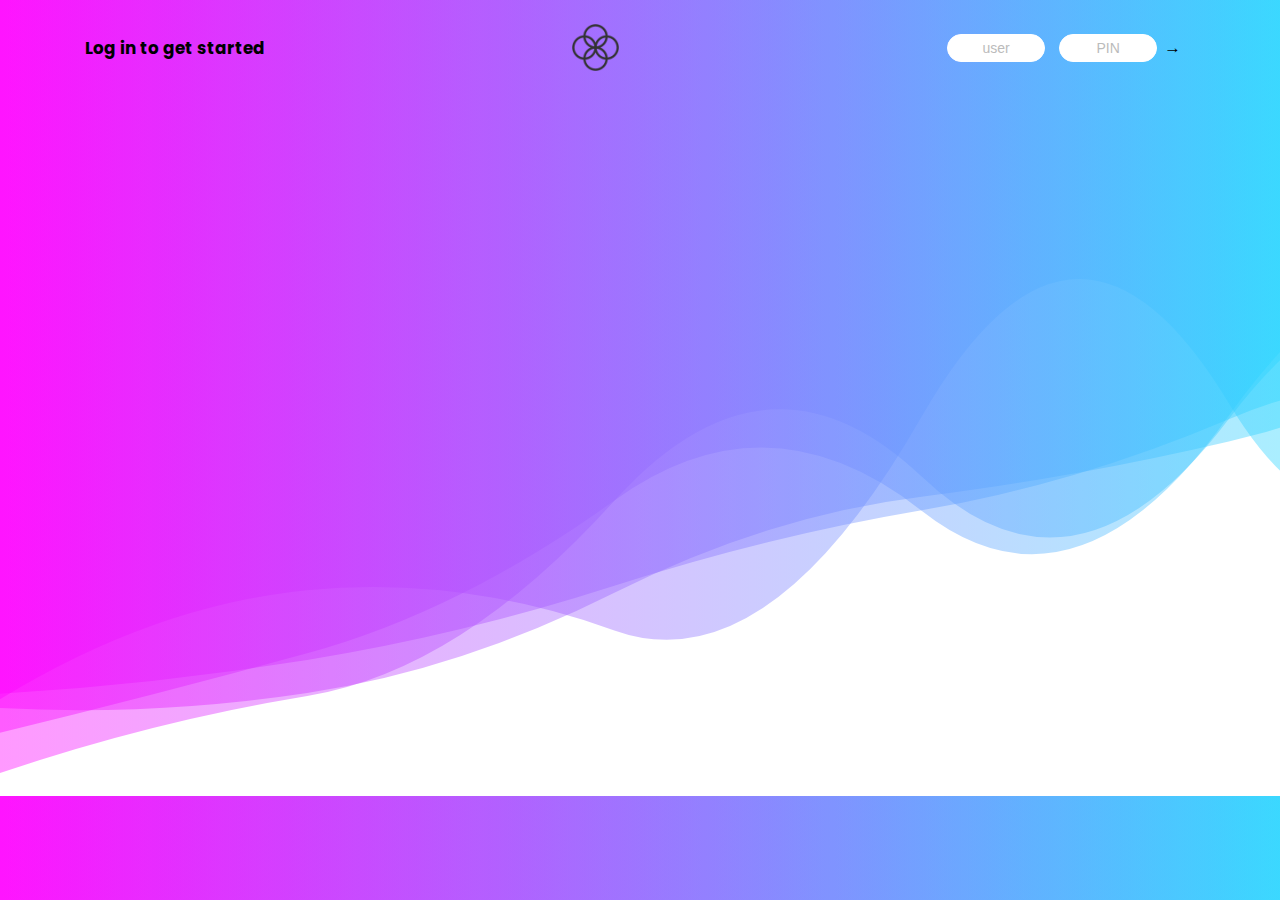
<file: bankistLogin/index.html>
<!DOCTYPE html>
<html lang="en">
<head>
    <meta charset="UTF-8">
    <meta http-equiv="X-UA-Compatible" content="IE=edge">
    <meta name="viewport" content="width=device-width, initial-scale=1.0">
    <title>Manvendra's Bank</title>
    <link rel="stylesheet" href="style1.css">
    <link rel="shortcut icon" type="image/png" href="icon.png">
    <link rel="stylesheet" href="https://fonts.googleapis.com/css?family=Poppins:400,500,600&display=swap">
</head>
<body class="bg">
    <header>
        <p class="welcome">Log in to get started</p>
        <img src="logo.png" alt="Logo">
        <form >
            <input type="text" placeholder="user" class="login__input login__input--user">
            <input type="password" placeholder="PIN" maxlength="4" class="login__input login__input--pin">
            <button  class="login__btn">&rarr;</button>
        </form>
        
        
    </header>
    <div class="error">
        <p class="error-msg">Wrong Credentials</p>
    </div>
    

    
    <main class="app hidden">

        <!--Intro-->
        <div class="balance">
            <div>
                <p class="balance__label">Current balance</p>
                <p class="balance__date">As of <span class="date">05/03/2037</span></p>

            </div>
            <p class="balance__value">0000€</p>

        </div>

        <!--movments-->
        <div class="movements">
            <div class="movements__row">
                <div class="movements__type movements__type--deposit">2 deposit</div>
                <div class="movements__date">3 days ago</div>
                <div class="movements__value">4 000€</div>
            </div>
            <div class="movements__row">
                <div class="movements__type movements__type--withdrawal">1 withdrawal</div>
                <div class="movements__date">3 days ago</div>
                <div class="movements__value">- 400€</div>
            </div>
        </div>


        <div class="summary">
            <p class= "summary__label" >In </p>
            <p class="summary__value summary__value--in ">0000€</p>
            <p class="summary__label">Out</p>
            <p class="summary__value summary__value--out" style="color:#77a8ec;">0000€</p>
            <p class="summary__label">Interest</p>
            <p class="summary__value summary__value--interest">0000€</p>
            <button class="btn--sort"> &downarrow; SORT</button>
        </div>


        <!--Transfer-->
        <div class="operation operation--transfer">
            <h2>Transfer Money</h2>
            <form class="form form--transfer">
                <input type="text" class="form__input form__input--to" />
                <input type="number" class="form__input form__input--amount" />
                <button class="form__btn form__btn--transfer">&rarr;</button>
                <label class="form__label">Transfer To</label>
                <label class="form__label">Amount</label>
            </form>
        </div>

        <!--Loan-->
        <div class="operation operation--loan">
            <h2>Request Loan</h2>
            <form class="form form--loan">
                <input type="number" class="form__input form__input--loan-amount" />
                <button class="form__btn form__btn--loan">&rarr;</button>
                <label class="form__label form__label--loan">Amount</label>
            </form>
        </div>

        <!--Close-->
        <div class="operation operation--close">
            <h2>Close account</h2>
            <form class="form form--close">
                <input type="text" class="form__input form__input--user" />
                <input type="password" maxlength="6" class="form__input form__input--pin" />
                <button class="form__btn form__btn--close">&rarr;</button>
                <label class="form__label">Confirm user</label>
                <label class="form__label">Confirm PIN</label>
            </form>
        </div>

        <!--Logout-->
        <p class="logout-timer">
            You will be logged out in <span class="timer">02:00</span>
        </p>



    </main>
    <!-- <footer>
          &copy; by Manvendra Pratap Singh. Don't claim as your own :)
    </footer>  -->
    <script src="script1.js"></script>
</body>
</html>
</file>
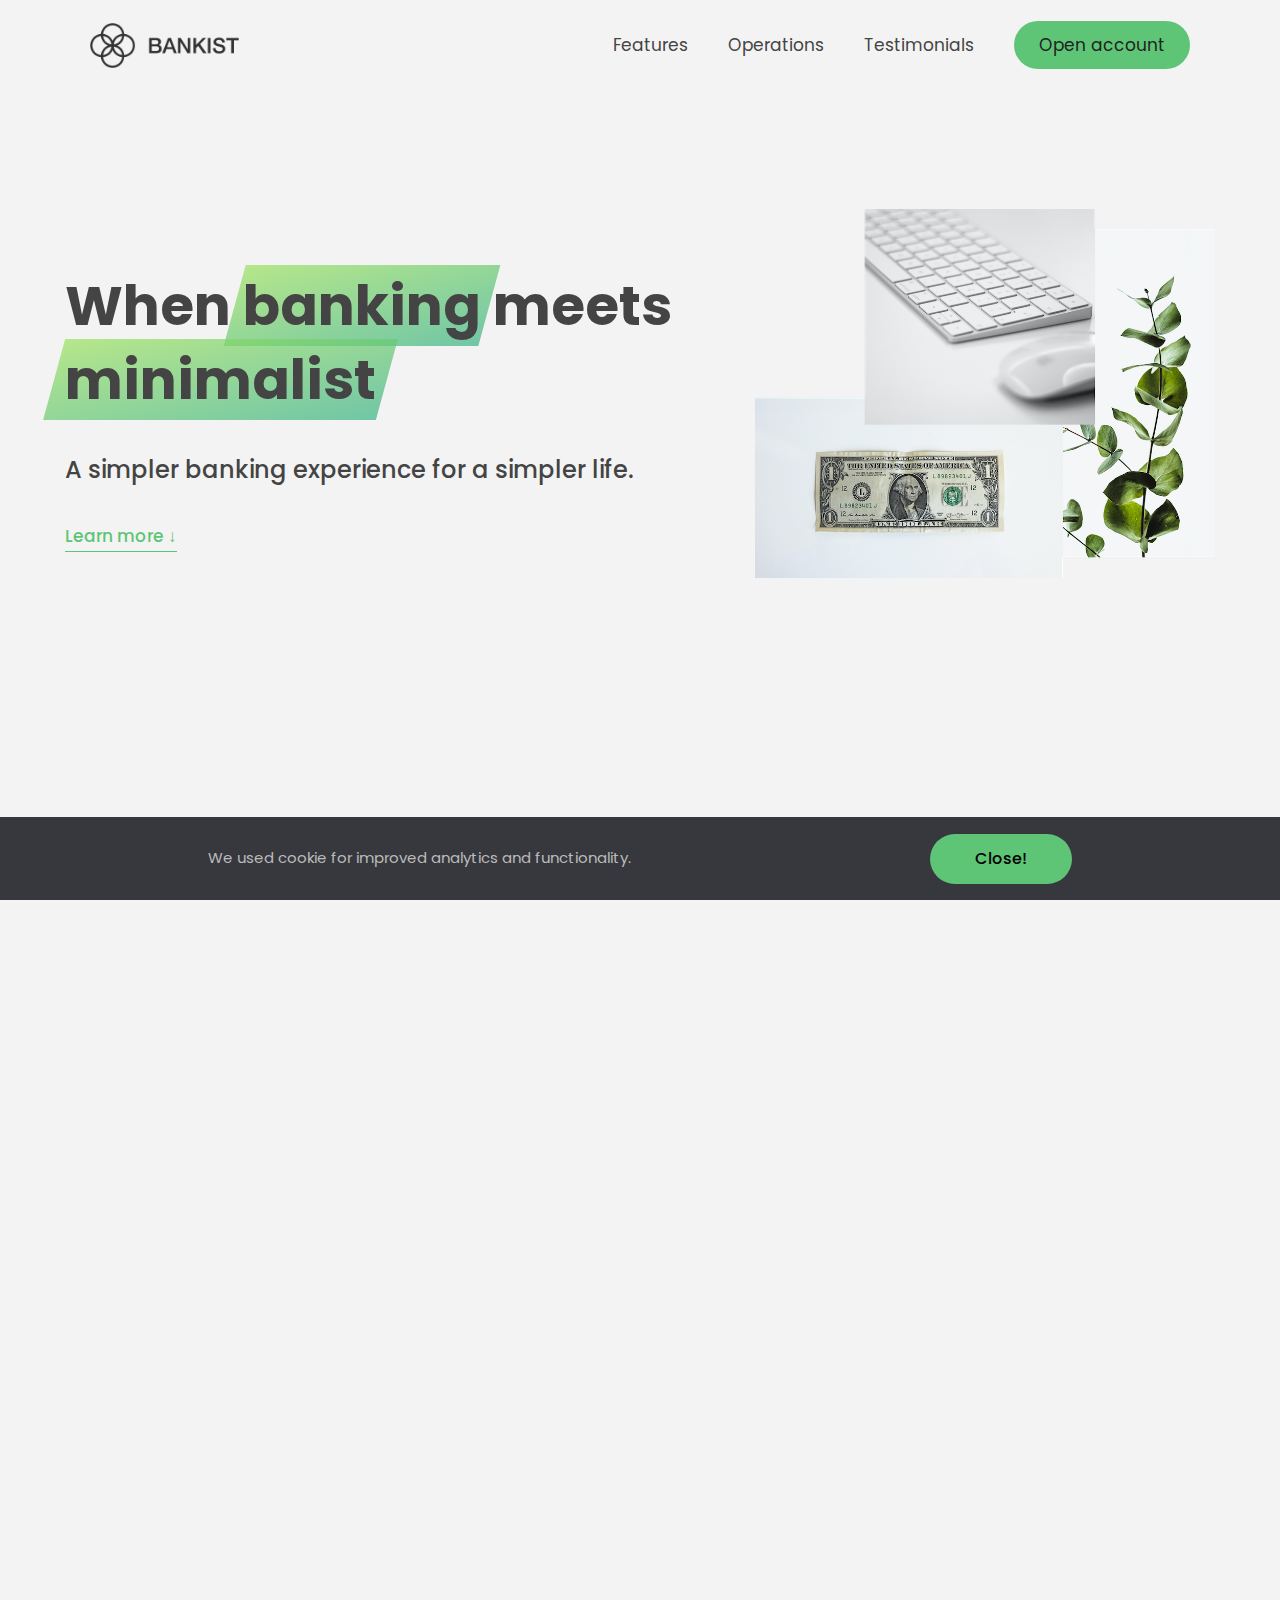
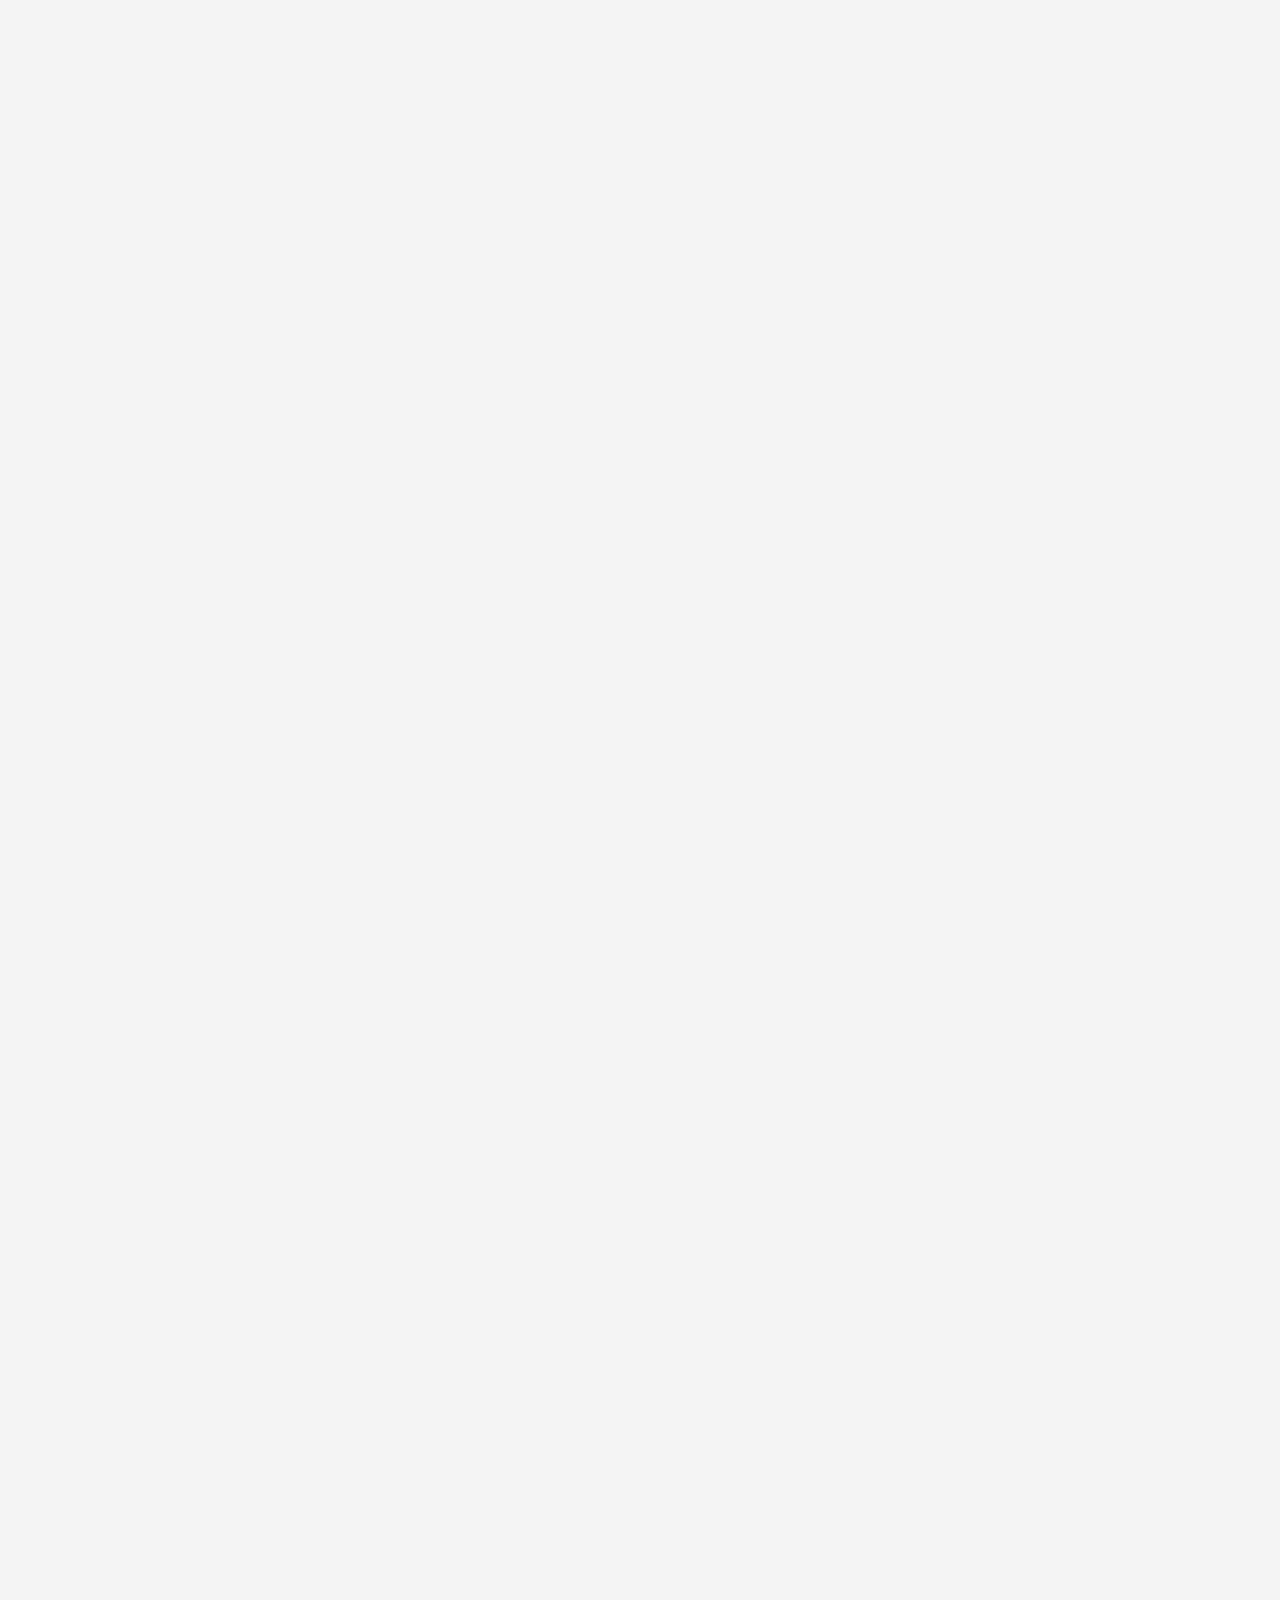
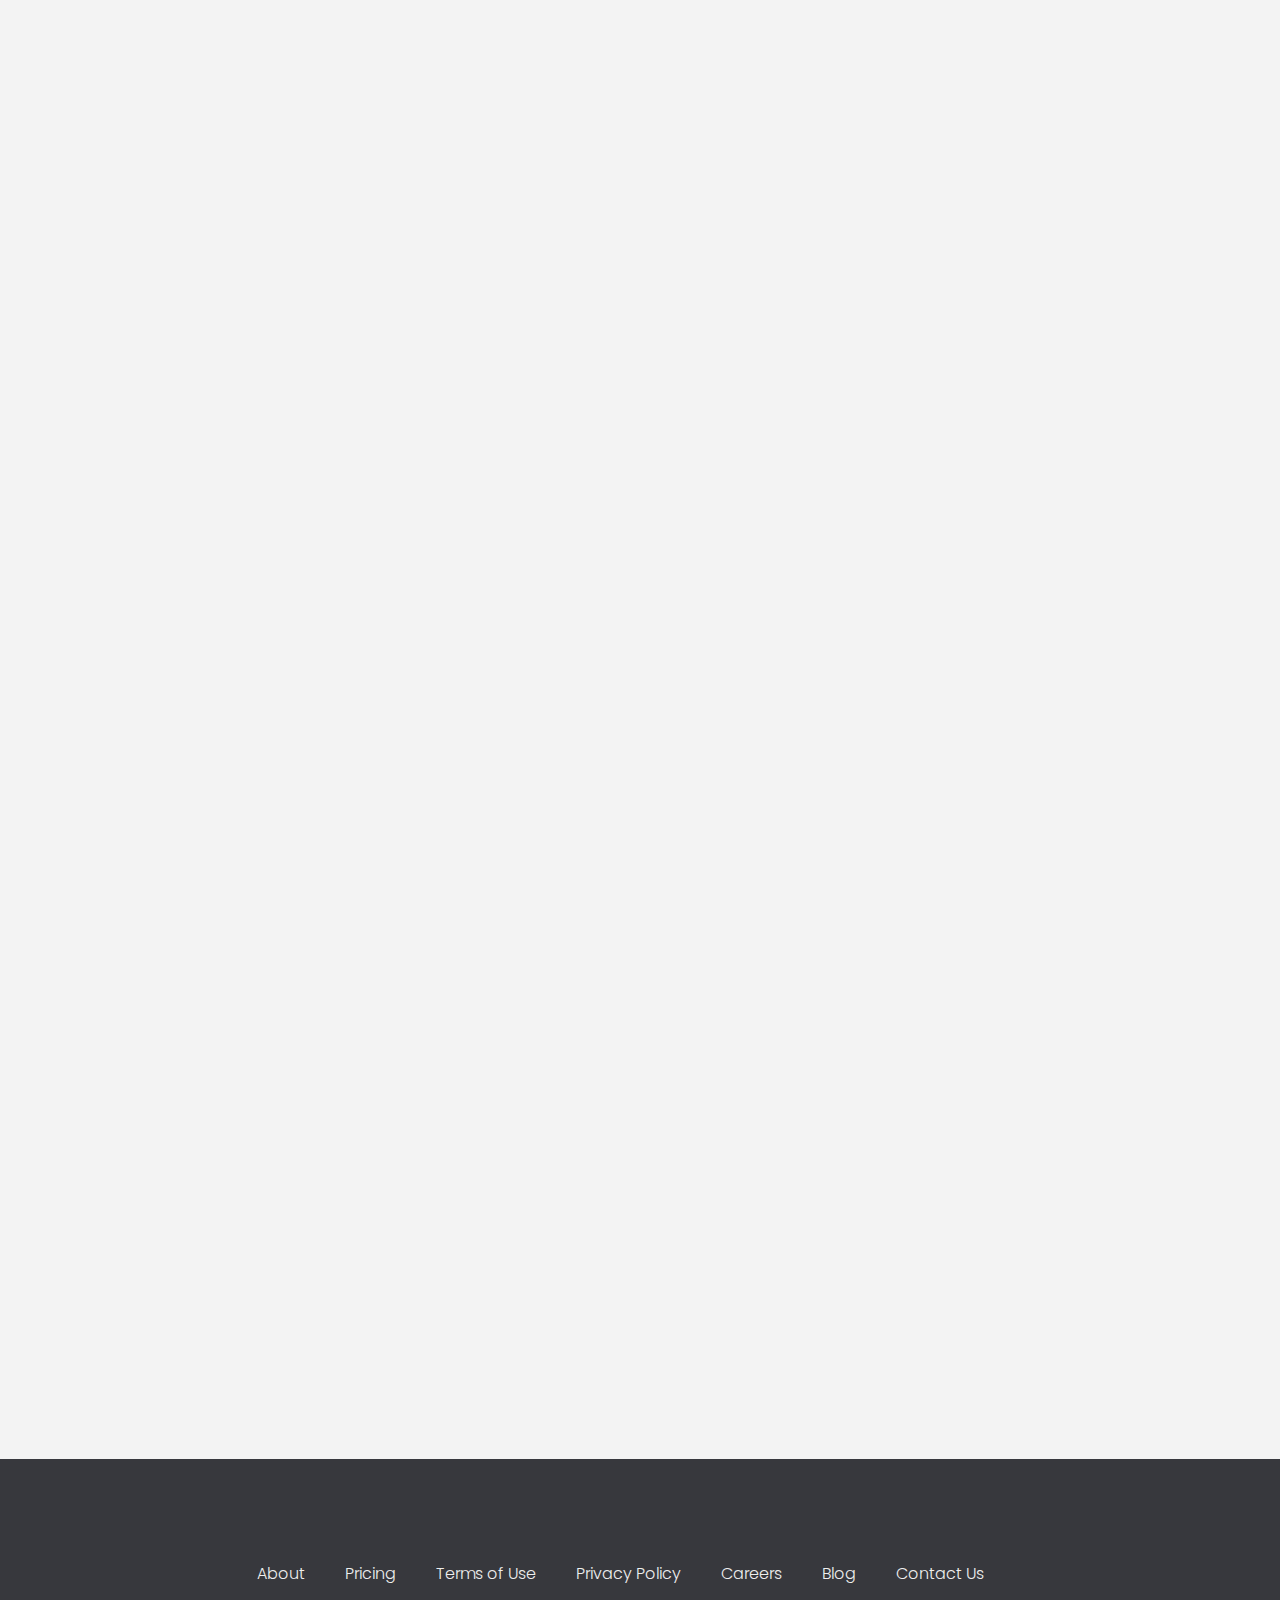
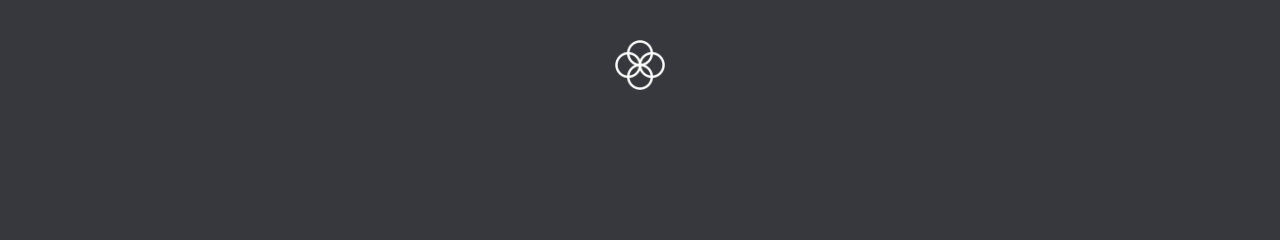
<file: bankistWeb/index.html>
<!DOCTYPE html>
<html lang="en">
  <head>
    <meta charset="UTF-8" />
    <meta name="viewport" content="width=device-width, initial-scale=1.0" />
    <meta http-equiv="X-UA-Compatible" content="ie=edge" />
    <link rel="shortcut icon" type="image/png" href="img/icon.png" />

    <link
      href="https://fonts.googleapis.com/css?family=Poppins:300,400,500,600&display=swap"
      rel="stylesheet"
    />
    <link rel="stylesheet" href="style.css" />
    <title>Bankist | When Banking meets Minimalist</title>
  </head>
  <body>
    <header class="header">
      <nav class="nav">
        <img
          src="img/logo.png"
          alt="Bankist logo"
          class="nav__logo"
          id="logo"
        />
        <ul class="nav__links">
          <li class="nav__item">
            <a class="nav__link" href="#section--1">Features</a>
          </li>
          <li class="nav__item">
            <a class="nav__link" href="#section--2">Operations</a>
          </li>
          <li class="nav__item">
            <a class="nav__link" href="#section--3">Testimonials</a>
          </li>
          <li class="nav__item">
            <a class="nav__link nav__link--btn btn--show-modal" href="#"
              >Open account</a
            >
          </li>
        </ul>
      </nav>

      <div class="header__title">
        <h1>
          When
          <!-- Green highlight effect -->
          <span class="highlight">banking</span>
          meets<br />
          <span class="highlight">minimalist</span>
        </h1>
        <h4>A simpler banking experience for a simpler life.</h4>
        <button class="btn--text btn--scroll-to">Learn more &DownArrow;</button>
        <img
          src="img/hero.png"
          class="header__img"
          alt="Minimalist bank items"
        />
      </div>
    </header>

    <section class="section" id="section--1">
      <div class="section__title">
        <h2 class="section__description">Features</h2>
        <h3 class="section__header">
          Everything you need in a modern bank and more.
        </h3>
      </div>

      <div class="features">
        <img
          src="img/digital-lazy.jpg"
          data-src="img/digital.jpg"
          alt="Computer"
          class="features__img lazy-img"
        />
        <div class="features__feature">
          <div class="features__icon">
            <svg>
              <use xlink:href="img/icons.svg#icon-monitor"></use>
            </svg>
          </div>
          <h5 class="features__header">100% digital bank</h5>
          <p>
            Lorem ipsum dolor sit amet consectetur adipisicing elit. Unde alias
            sint quos? Accusantium a fugiat porro reiciendis saepe quibusdam
            debitis ducimus.
          </p>
        </div>

        <div class="features__feature">
          <div class="features__icon">
            <svg>
              <use xlink:href="img/icons.svg#icon-trending-up"></use>
            </svg>
          </div>
          <h5 class="features__header">Watch your money grow</h5>
          <p>
            Nesciunt quos autem dolorum voluptates cum dolores dicta fuga
            inventore ab? Nulla incidunt eius numquam sequi iste pariatur
            quibusdam!
          </p>
        </div>
        <img
          src="img/grow-lazy.jpg"
          data-src="img/grow.jpg"
          alt="Plant"
          class="features__img lazy-img"
        />

        <img
          src="img/card-lazy.jpg"
          data-src="img/card.jpg"
          alt="Credit card"
          class="features__img lazy-img"
        />
        <div class="features__feature">
          <div class="features__icon">
            <svg>
              <use xlink:href="img/icons.svg#icon-credit-card"></use>
            </svg>
          </div>
          <h5 class="features__header">Free debit card included</h5>
          <p>
            Quasi, fugit in cumque cupiditate reprehenderit debitis animi enim
            eveniet consequatur odit quam quos possimus assumenda dicta fuga
            inventore ab.
          </p>
        </div>
      </div>
    </section>

    <section class="section" id="section--2">
      <div class="section__title">
        <h2 class="section__description">Operations</h2>
        <h3 class="section__header">
          Everything as simple as possible, but no simpler.
        </h3>
      </div>

      <div class="operations">
        <div class="operations__tab-container">
          <button
            class="btn operations__tab operations__tab--1 operations__tab--active"
            data-tab="1"
          >
            <span>01</span>Instant Transfers
          </button>
          <button class="btn operations__tab operations__tab--2" data-tab="2">
            <span>02</span>Instant Loans
          </button>
          <button class="btn operations__tab operations__tab--3" data-tab="3">
            <span>03</span>Instant Closing
          </button>
        </div>
        <div
          class="operations__content operations__content--1 operations__content--active"
        >
          <div class="operations__icon operations__icon--1">
            <svg>
              <use xlink:href="img/icons.svg#icon-upload"></use>
            </svg>
          </div>
          <h5 class="operations__header">
            Tranfser money to anyone, instantly! No fees, no BS.
          </h5>
          <p>
            Lorem ipsum dolor sit amet, consectetur adipisicing elit, sed do
            eiusmod tempor incididunt ut labore et dolore magna aliqua. Ut enim
            ad minim veniam, quis nostrud exercitation ullamco laboris nisi ut
            aliquip ex ea commodo consequat.
          </p>
        </div>

        <div class="operations__content operations__content--2">
          <div class="operations__icon operations__icon--2">
            <svg>
              <use xlink:href="img/icons.svg#icon-home"></use>
            </svg>
          </div>
          <h5 class="operations__header">
            Buy a home or make your dreams come true, with instant loans.
          </h5>
          <p>
            Duis aute irure dolor in reprehenderit in voluptate velit esse
            cillum dolore eu fugiat nulla pariatur. Excepteur sint occaecat
            cupidatat non proident, sunt in culpa qui officia deserunt mollit
            anim id est laborum.
          </p>
        </div>
        <div class="operations__content operations__content--3">
          <div class="operations__icon operations__icon--3">
            <svg>
              <use xlink:href="img/icons.svg#icon-user-x"></use>
            </svg>
          </div>
          <h5 class="operations__header">
            No longer need your account? No problem! Close it instantly.
          </h5>
          <p>
            Excepteur sint occaecat cupidatat non proident, sunt in culpa qui
            officia deserunt mollit anim id est laborum. Ut enim ad minim
            veniam, quis nostrud exercitation ullamco laboris nisi ut aliquip ex
            ea commodo consequat.
          </p>
        </div>
      </div>
    </section>

    <section class="section" id="section--3">
      <div class="section__title section__title--testimonials">
        <h2 class="section__description">Not sure yet?</h2>
        <h3 class="section__header">
          Millions of Bankists are already making their lifes simpler.
        </h3>
      </div>

      <div class="slider">
        <div class="slide slide--1">
          <div class="testimonial">
            <h5 class="testimonial__header">Best financial decision ever!</h5>
            <blockquote class="testimonial__text">
              Lorem ipsum dolor sit, amet consectetur adipisicing elit.
              Accusantium quas quisquam non? Quas voluptate nulla minima
              deleniti optio ullam nesciunt, numquam corporis et asperiores
              laboriosam sunt, praesentium suscipit blanditiis. Necessitatibus
              id alias reiciendis, perferendis facere pariatur dolore veniam
              autem esse non voluptatem saepe provident nihil molestiae.
            </blockquote>
            <address class="testimonial__author">
              <img src="img/user-1.jpg" alt="" class="testimonial__photo" />
              <h6 class="testimonial__name">Aarav Lynn</h6>
              <p class="testimonial__location">San Francisco, USA</p>
            </address>
          </div>
        </div>

        <div class="slide slide--2">
          <div class="testimonial">
            <h5 class="testimonial__header">
              The last step to becoming a complete minimalist
            </h5>
            <blockquote class="testimonial__text">
              Quisquam itaque deserunt ullam, quia ea repellendus provident,
              ducimus neque ipsam modi voluptatibus doloremque, corrupti
              laborum. Incidunt numquam perferendis veritatis neque repellendus.
              Lorem, ipsum dolor sit amet consectetur adipisicing elit. Illo
              deserunt exercitationem deleniti.
            </blockquote>
            <address class="testimonial__author">
              <img src="img/user-2.jpg" alt="" class="testimonial__photo" />
              <h6 class="testimonial__name">Miyah Miles</h6>
              <p class="testimonial__location">London, UK</p>
            </address>
          </div>
        </div>

        <div class="slide slide--3">
          <div class="testimonial">
            <h5 class="testimonial__header">
              Finally free from old-school banks
            </h5>
            <blockquote class="testimonial__text">
              Debitis, nihil sit minus suscipit magni aperiam vel tenetur
              incidunt commodi architecto numquam omnis nulla autem,
              necessitatibus blanditiis modi similique quidem. Odio aliquam
              culpa dicta beatae quod maiores ipsa minus consequatur error sunt,
              deleniti saepe aliquid quos inventore sequi. Necessitatibus id
              alias reiciendis, perferendis facere.
            </blockquote>
            <address class="testimonial__author">
              <img src="img/user-3.jpg" alt="" class="testimonial__photo" />
              <h6 class="testimonial__name">Francisco Gomes</h6>
              <p class="testimonial__location">Lisbon, Portugal</p>
            </address>
          </div>
        </div>

        <button class="slider__btn slider__btn--left">&larr;</button>
        <button class="slider__btn slider__btn--right">&rarr;</button>
        <div class="dots"></div>
      </div>
    </section>

    <section class="section section--sign-up">
      <div class="section__title">
        <h3 class="section__header">
          The best day to join Bankist was one year ago. The second best is
          today!
        </h3>
      </div>
      <button class="btn btn--show-modal">Open your free account today!</button>
    </section>

    <footer class="footer">
      <ul class="footer__nav">
        <li class="footer__item">
          <a class="footer__link" href="#">About</a>
        </li>
        <li class="footer__item">
          <a class="footer__link" href="#">Pricing</a>
        </li>
        <li class="footer__item">
          <a class="footer__link" href="#">Terms of Use</a>
        </li>
        <li class="footer__item">
          <a class="footer__link" href="#">Privacy Policy</a>
        </li>
        <li class="footer__item">
          <a class="footer__link" href="#">Careers</a>
        </li>
        <li class="footer__item">
          <a class="footer__link" href="#">Blog</a>
        </li>
        <li class="footer__item">
          <a class="footer__link" href="#">Contact Us</a>
        </li>
      </ul>
      <img src="img/icon.png" alt="Logo" class="footer__logo" />
      
    </footer>

    <div class="modal hidden">
      <button class="btn--close-modal">&times;</button>
      <h2 class="modal__header">
        Open your bank account <br />
        in just <span class="highlight">5 minutes</span>
      </h2>
      <form class="modal__form">
        <label>First Name</label>
        <input type="text" />
        <label>Last Name</label>
        <input type="text" />
        <label>Email Address</label>
        <input type="email" />
        <button class="btn">Next step &rarr;</button>
      </form>
    </div>
    <div class="overlay hidden"></div>

    <script src="script.js"></script>
  </body>
</html>
</file>
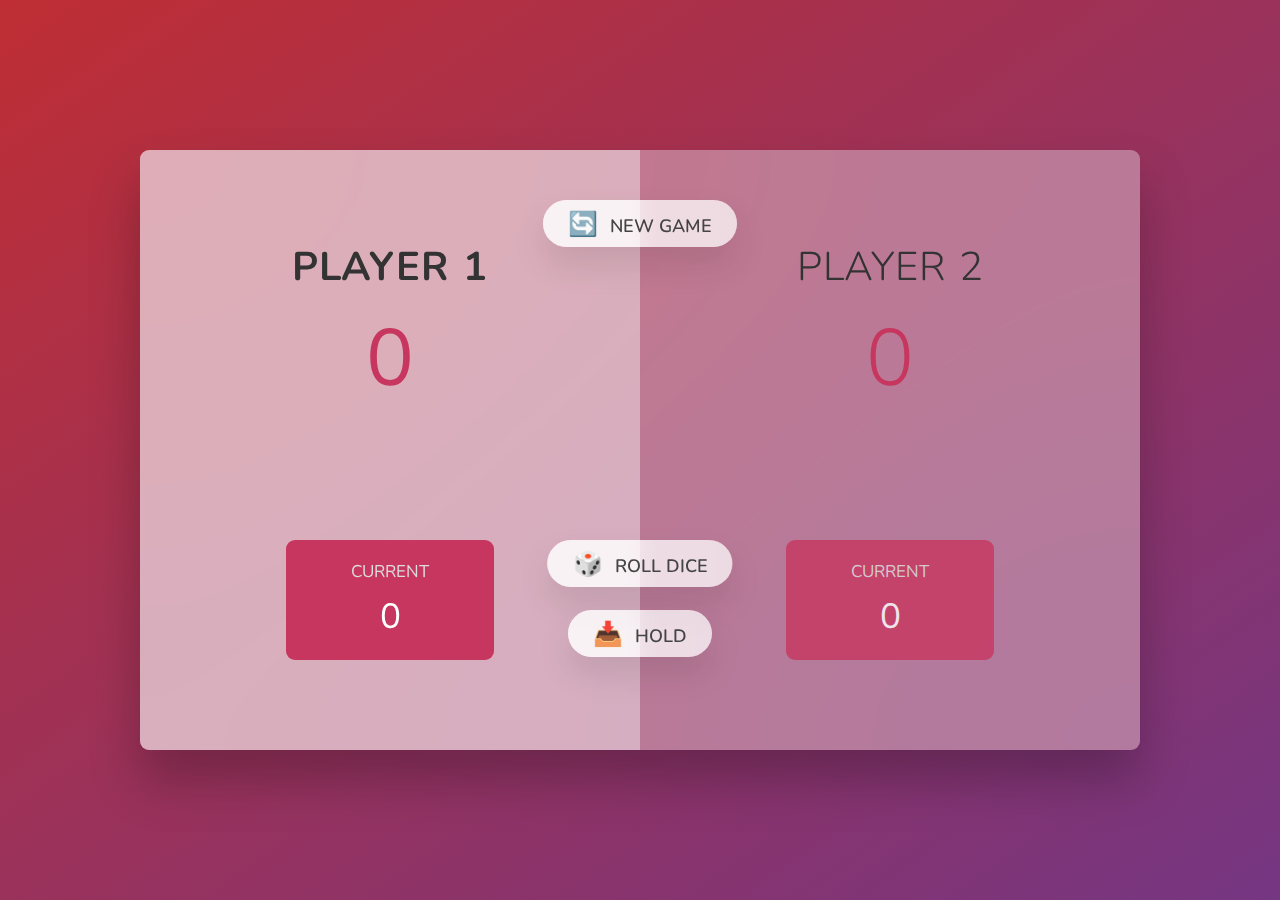
<file: diceGame/index.html>
<!DOCTYPE html>
<html lang="en">
<head>
    <meta charset="UTF-8">
    <meta http-equiv="X-UA-Compatible" content="IE=edge">
    <meta name="viewport" content="width=device-width, initial-scale=1.0">
    <link rel="stylesheet" href="style.css">
    <title>Dice Game</title>
</head>
<body>
    <main>
        <section class="player player--0 player--active">
            <h2 class="name" id="name--0">Player 1</h2>
            <p class="score" id="score--0">0</p>
            <div class="current">
                <p class="current-label">Current</p>
                <p class="current-score" id="current--0">0</p>
        </section>
        
        </div>
        <section class="player player--1">
            <h2 class="name" id="name--1">Player 2</h2>
            <p class="score" id="score--1">0</p>
            <div class="current">
                <p class="current-label">Current</p>
                <p class="current-score" id="current--1">0</p>
            </div>
        </section>
        <img src="dice-5.png" alt="dice" class="dice" />
        <button class="btn btn--new">🔄 New game</button>
        <button class="btn btn--roll">🎲 Roll dice</button>
        <button class="btn btn--hold">📥 Hold</button>
    </main>
    <script src="script.js"></script>
    
</body>
</html>
</file>
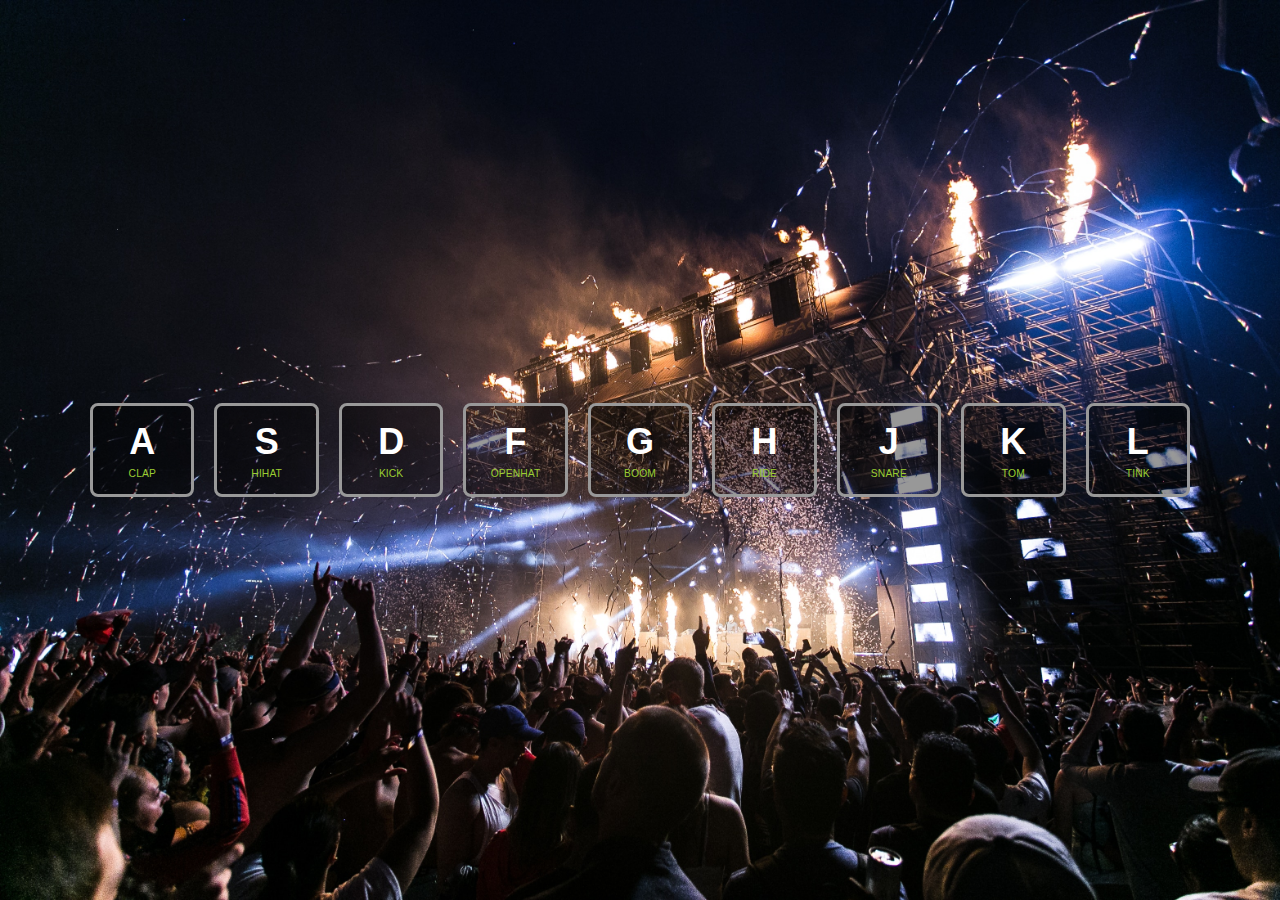
<file: drumKit/index.html>
<!DOCTYPE html>
<html lang="en">
<head>
    <meta charset="UTF-8">
    <meta http-equiv="X-UA-Compatible" content="IE=edge">
    <meta name="viewport" content="width=device-width, initial-scale=1.0">
    <link rel="stylesheet" href="style.css">
    <title>DrumKit</title>
</head>
<body>
    <div data-key= "65" class="65 key">
        <h2>A</h2>
        <span class="sound">clap</span>

    </div>
    <div data-key = "83" class="83 key">
        <h2>S</h2>
        <span class="sound">hihat</span>
    </div>
    <div data-key = "68" class="68 key">
        <h2>D</h2>
        <span class="sound">kick</span>
    </div>
    <div data-key = "70" class="70 key">
        <h2>F</h2>
        <span class="sound">openhat</span>

    </div>
    <div data-key = "71" class="71 key">
        <h2>G</h2>
        <span class="sound">boom</span>
    </div>
    <div data-key = "72" class="72 key">
        <h2>H</h2>
        <span class="sound">ride</span>
    </div>
    <div data-key = "74" class="74 key">
        <h2>J</h2>
        <span class="sound">snare</span>
    </div>
    <div data-key = "75" class="75 key">
        <h2>K</h2>
        <span class="sound">tom</span>
    </div>
    <div data-key = "76" class="76 key">
        <h2>L</h2>
        <span class="sound">tink</span>
    </div>

    <audio data-key="65" src="sounds/clap.wav"></audio>
    <audio data-key="83" src="sounds/hihat.wav"></audio>
    <audio data-key="68" src="sounds/kick.wav"></audio>
    <audio data-key="70" src="sounds/openhat.wav"></audio>
    <audio data-key="71" src="sounds/boom.wav"></audio>
    <audio data-key="72" src="sounds/ride.wav"></audio>
    <audio data-key="74" src="sounds/snare.wav"></audio>
    <audio data-key="75" src="sounds/tom.wav"></audio>
    <audio data-key="76" src="sounds/tink.wav"></audio>
    <script src="script.js"></script>
</body>
</html>
</file>
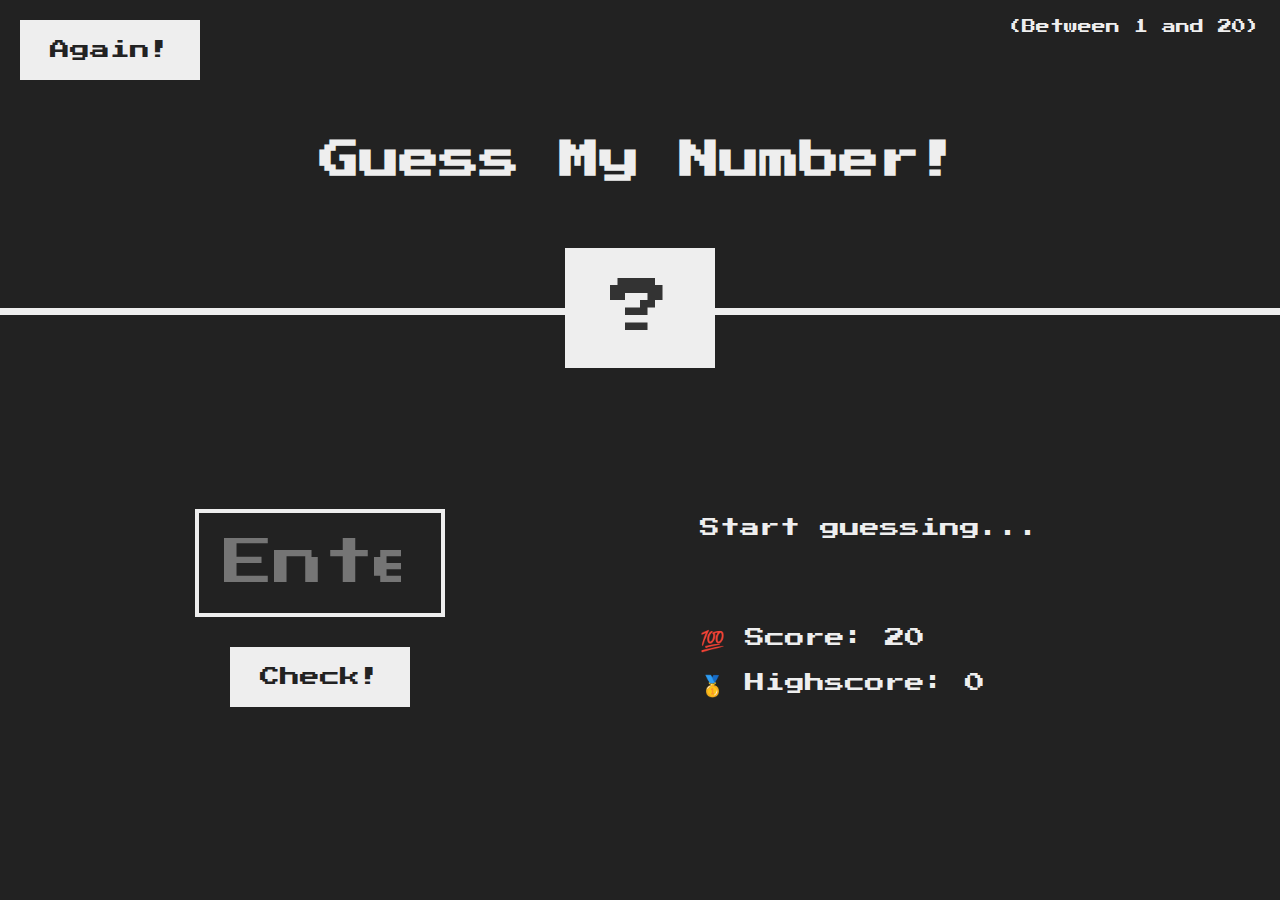
<file: guessNumber/index.html>
<!DOCTYPE html>
<html lang="en">
<head>
    <meta charset="UTF-8">
    <meta http-equiv="X-UA-Compatible" content="IE=edge">
    <meta name="viewport" content="width=device-width, initial-scale=1.0">
    <title>Guess The Number!</title>
    <link rel="stylesheet" href="style.css">
    
</head>
<body>
    <header>
        <h1>Guess My Number!</h1>
        <p class="between">(Between 1 and 20)</p>
        <button class="btn again">Again!</button>
        <div class="number">?</div>
    </header>
    <main>
        <section class="left">
            <input type="number" class="guess" placeholder="Enter your number">
            <button class="btn check">Check!</button>
        </section>
        <section class="right">
            <p class="message">Start guessing...</p>
            <p class="label-score">💯 Score: <span class="score">20</span></p>
            <p class="label-highscore">🥇 Highscore: <span class="highscore">0</span></p>
        </section>
    </main>
    <script src="script.js"></script>
</body>
</html>
</file>
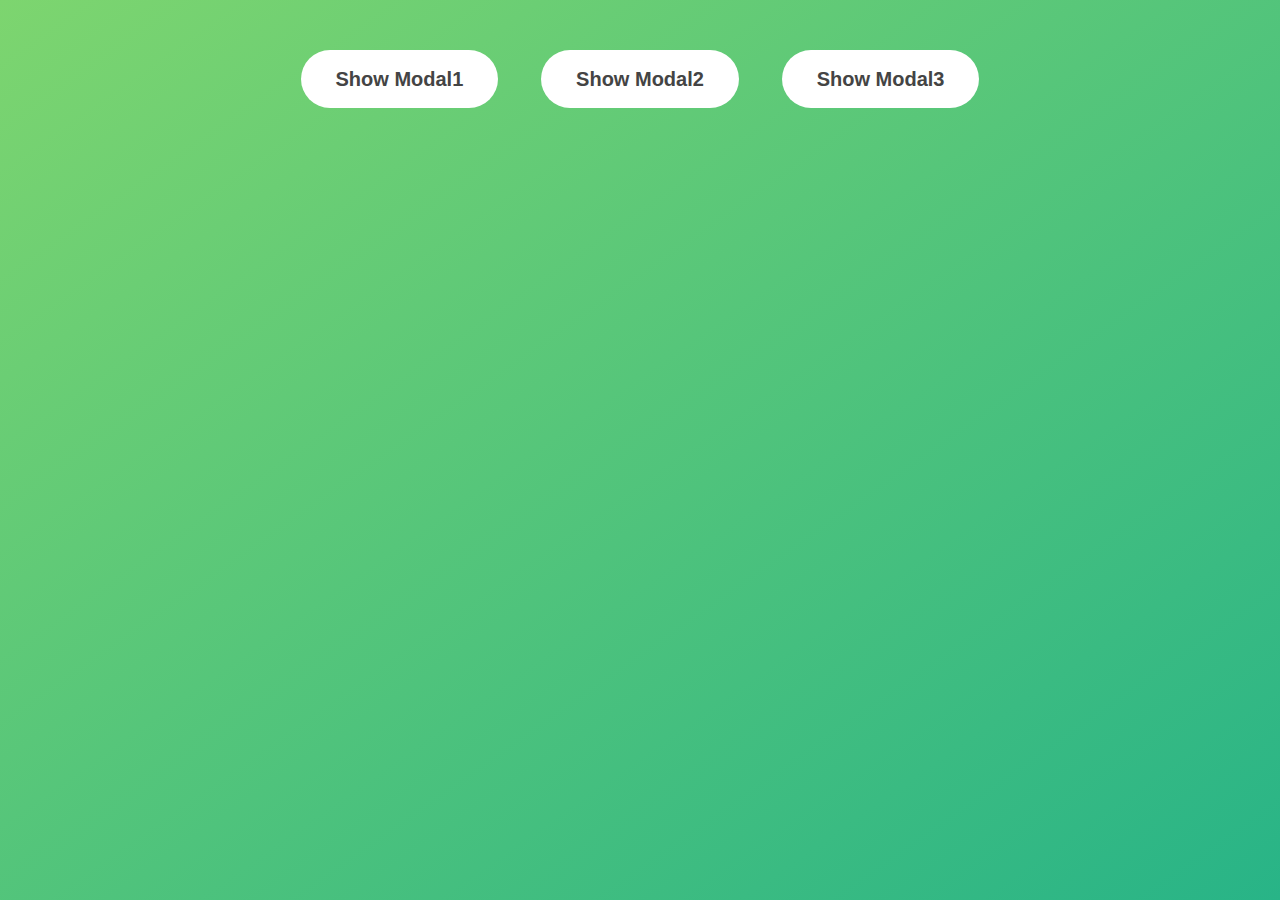
<file: modalWindow/index.html>
<!DOCTYPE html>
<html lang="en">
<head>
    <meta charset="UTF-8">
    <meta http-equiv="X-UA-Compatible" content="IE=edge">
    <meta name="viewport" content="width=device-width, initial-scale=1.0">
    <link rel="stylesheet" href="style.css">
    <title>Project2</title>
</head>
<body>
    <div class="btn">
        <button class="show-modal">Show Modal1</button>
        <button class="show-modal">Show Modal2</button>
        <button class="show-modal">Show Modal3</button>
    </div>
    <div class="modal hidden" >
        <button class="close-modal">&times;</button>
        <h1>I'm a modal window 😍</h1>
        <p>
            Lorem ipsum dolor sit amet, consectetur adipisicing elit, sed do eiusmod
            tempor incididunt ut labore et dolore magna aliqua. Ut enim ad minim
            veniam, quis nostrud exercitation ullamco laboris nisi ut aliquip ex ea
            commodo consequat. Duis aute irure dolor in reprehenderit in voluptate
            velit esse cillum dolore eu fugiat nulla pariatur. Excepteur sint
            occaecat cupidatat non proident, sunt in culpa qui officia deserunt
            mollit anim id est laborum.
        </p>
    </div>
    <div class="overlay hidden" ></div>
    <script src="script.js"></script>
</body>
</html>
</file>
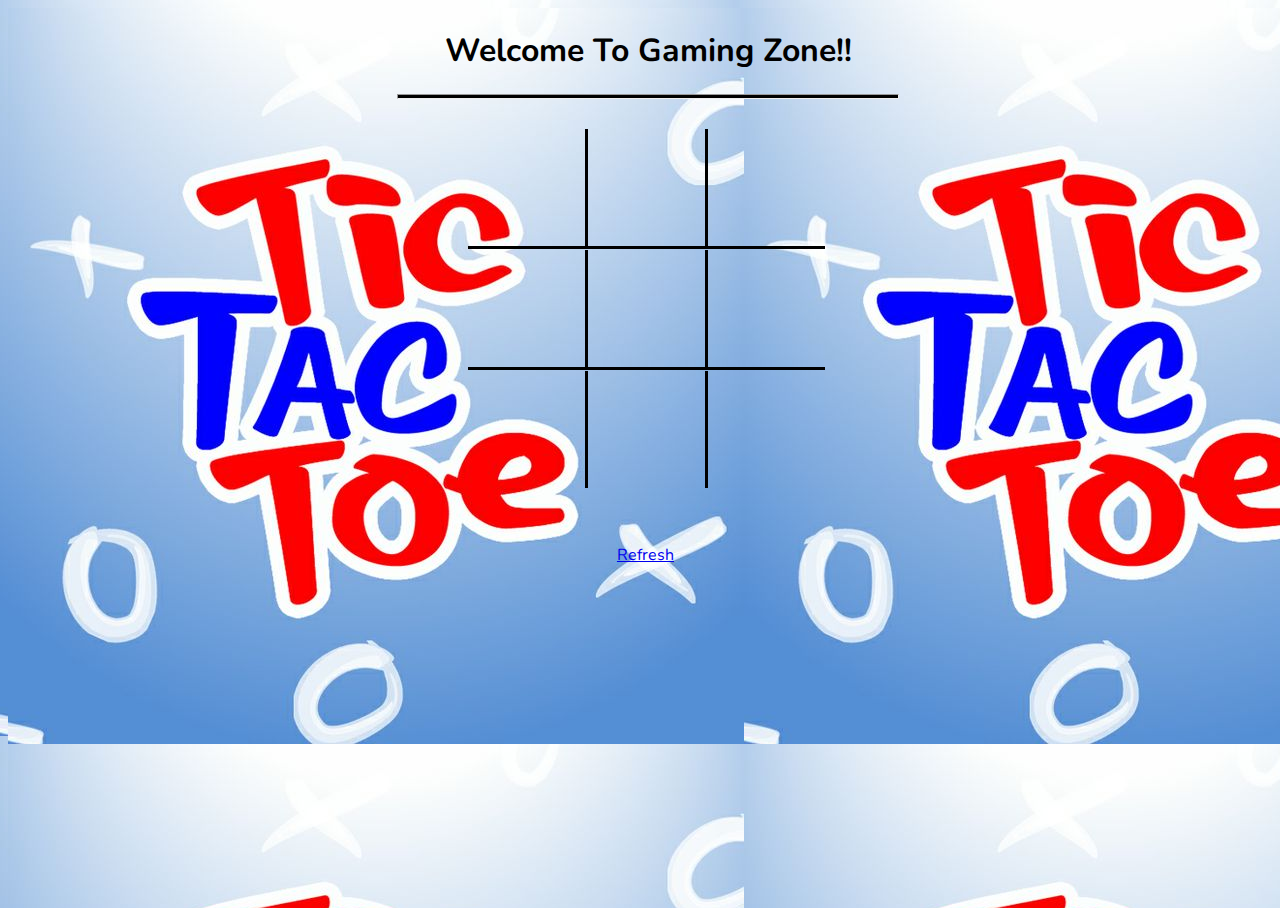
<file: tictactoe/index.html>
<!DOCTYPE html>
<html lang="en">
<head>
    <meta charset="UTF-8">
    <meta http-equiv="X-UA-Compatible" content="IE=edge">
    <meta name="viewport" content="width=device-width, initial-scale=1.0">
    <link rel="stylesheet" href="style.css">
    <script src="script.js"></script>
    <title>tictactoe</title>
</head>
<body>
    <h1 class="text-center">Welcome To Gaming Zone!!</h1>
    <hr>
    <br>
    <!-- 3*3 -->
    <div id="board">
    </div>
    <div class="refresh">
        <a href="https://itsmanvendra.github.io/tictactoe.github.io/" >Refresh</a>
    </div>
</body>
</html>
</file>
<file: bankistLogin/style1.css>
@import url('https://fonts.googleapis.com/css2?family=Unbounded&display=swap');
@import url('https://fonts.googleapis.com/css2?family=Karla:wght@300&family=Montserrat:wght@500&family=Nunito:wght@700&display=swap');
@import url('https://fonts.googleapis.com/css2?family=Prompt:wght@500&display=swap');


*{
    margin: 0;
    padding: 0;
    box-sizing: border-box;
    font-size: 14px;
    /* background-color: rgb(255, 255, 240); */
    
}
body{
    font-family: 'Poppins', sans-serif;
    background-color: #f3f3f3;
    background-image: url(Wave-10s-1536px.svg);
    /* background-repeat: no-repeat; */
    
    min-height: 100vh;
    color: #444;
    padding: 0rem 1rem;
    display: grid;
    grid-template-rows: auto 1fr;
    
    position: relative;
    
}
/* .bg{
    background-image: url(pexels-david-mcbee-730547.jpg);
    background-size: contain;
    opacity: 0.8;

} */



header{
    margin: 1% 4%;
    /* background-color: #f3f3f3; */
    display: flex;
    justify-content: space-between;
    align-items: center;
    padding: 0rem 1.5rem;
    
    /* width: 30%; */
}



header img{
    width: 3.4rem;
    height: 3.4rem;
    /* border-radius: 50%; */
    /* border: 1px solid black; */
}
header p{
    font-size: 1.2rem;
    font-weight: 700;
    color: rgb(0, 0, 0);
}
header form{
    display: flex;
    justify-content: space-between;
    align-items: center;
    /* width: 30%; */
    /* margin: 0.5rem; */
    padding: 1rem;
    position: relative;
    /* border: 1px solid black; */

}
.error{
    
    text-align: center;
    padding: 0.2rem 0.5rem;
    font-size: 1.2rem;
    font-weight: 700;
    font-family: 'Unbounded', cursive;
    text-emphasis: bold;
    position: absolute;
    top: 10%;
    right: 5%;
    left: 5%;
    /* color: rgb(57, 115, 103); */
    color:#FDFFFC;
    background: rgba(255, 0, 0, 0.7);
    border: none;
    text-transform: uppercase;
    text-align: right;
    opacity: 0;
    /* transition: transform 1s ease-in 250ms;  */
}






header form input{
    width: 7rem;
    height: 2rem;
    /* border: 1px solid black; */
    border-radius: 1rem;
    padding: 0.5rem;
    font-size: 1rem;
    font-weight: 400;
    margin: 0.5rem;
    text-align: center;
    background-color: white;
    border: 1px solid white;
    transition: all 0.3s;
    /* color: rgb(0, 0, 0); */
}

header form input:focus{
    outline: none;
    border: 1px solid #ccc;
    
}

header form input::placeholder{
    color: #bbb;
}



header form button{
    border: none;
    background: none;
    font-size: 1.2rem;
    font-weight: 700;
    cursor: pointer;
    transition: all 0.3s;

    
}

.login__btn:focus,
.login__btn:hover,
.btn--sort:focus,
.btn--sort:hover
{
    outline: none;
    color: #777;

}

/* /////////////MAIN */


.app{
    /* border: 1px solid black; */
    display: grid;
    grid-template-columns: 1.25fr 1fr;
    /* background-color: #f3f3f3; */
    grid-template-rows: auto repeat(3, 9.5rem) auto;
    grid-gap: 1rem;
    margin: 0 12%;
    padding: 0.75rem 1.25rem;
    margin-top: 1.2rem;
    opacity: 0;
    position: relative;
}





.balance{
    /* borde/r: 1px solid blue; */
    grid-column: 1/-1;
    display: grid;
    grid-template-columns: 1fr ;
    grid-auto-flow: column;

}

.balance > *{
    
    padding: 1rem;
    
    font-size: 2rem;
    font-weight: 500;
    
    /* background-color: white; */
    
    transition: all 0.3s;
}

.balance__label{ 
    font-size: 2rem;}
 
.balance__date, .date{
    font-size: 1rem;
    font-weight: 300;
    color: rgba(255, 255, 255, 0.8);
    /* margin-top: -0.3rem; */
}

.balance__value {
    
    font-family: 'Prompt', sans-serif;
    font-size: 2.8rem;
    font-weight: 350;
}

.movements{
    background-color: white;
    border-radius: 1rem;
    grid-column: 1/2;
    grid-row: 2/5;
    overflow: scroll;
    display: flex;
    flex-direction: column;
    font-size: 0.8rem;
    padding: 0.8rem;
}
.movements__row{
    /* border: 1px solid black; */
    padding: 1rem 1.5rem;
    display: flex;
    align-items: center;
    border-bottom: 1px solid #eee;
}

.movements__type {
    font-size: 0.7rem;
    text-transform: uppercase;
    font-weight: 550;
    color: #fff;
    padding: 0.1rem 0.65rem;
    border-radius: 10rem;
    margin-right: 1.2rem;
}

.movements__date {
    font-size: 0.65rem;
    text-transform: uppercase;
    font-weight: 500;
    color: #666;
}

.movements__type--deposit {
    background-image: linear-gradient(to top left, #39b385, #9be15d);
}

.movements__type--withdrawal {
    background-image: linear-gradient(to top left, #e52a5a, #ff585f);
}

.movements__value {
    font-family: 'Prompt', sans-serif;
    font-size: 1rem;
    font-weight: 300;
    margin-left: auto;
}
/* .movments__date{
    display: none;
} */
/* 
.movments__row{
    
    border-bottom: 1px solid #ccc;
    display: grid;
    grid-template-columns: repeat(4, 1fr);
    grid-auto-flow: column;
    grid-gap: 1rem;
    padding: 1rem;
    
    transition: all 0.3s;
    cursor: pointer;
}
.movments__type{
    font-size: 0.8rem;
    text-transform: uppercase;
    font-weight: 500;
    color: white;
    background-color: #66c873;
    border-radius: 1rem;
    padding: 0.3rem 0.5rem;
    justify-self: center;
    align-self: center;
}
.movments__value{
    grid-column: 4/-1;
    font-size: 1.3rem;
    font-weight: 300;
    color: black;
    justify-self: end;
    align-self: center;
} */



.summary{
    /* border: 1px solid green; */
    grid-row: 5/-1;
    grid-column: 1/2;
    display: flex;
    align-items: baseline;
    padding: 0rem 0.3rem;
    margin-top: 0.6rem;

}

.summary__label{
    font-size: 0.8rem;
    font-weight: 600;
    text-transform: uppercase;
    margin-right: 0.4rem;
}

.summary__value{
    font-family: 'Prompt', sans-serif;
    /* font-family: 'Montserrat', sans-serif; */
    font-size: 1.2rem;
    margin-right: 0.8rem ;
    color: #66c873;
}
.summary .btn--sort{
    margin-left: auto;
    /* align-self: center; */
    font-family: 'Lucida Sans', 'Lucida Sans Regular', 'Lucida Grande', 'Lucida Sans Unicode', Geneva, Verdana, sans-serif
    font-size: 0.9rem;
    font-weight: 500;
    background: none;
    border: none;
    cursor: pointer;
    /* color: #777; */
    transition: all 0.3s;
}


/* 
.summary__label{
    
    justify-self:end;
    align-self: end;
    font-size:0.8rem;
    font-weight: 600;
    text-transform: uppercase;
    padding: 0.3rem 0rem;

}


.summary__value{
    
    grid-column: span 3 ;
    font-size: 1.5rem;
    font-weight: 400;
    text-align: left;
    
    align-self: end;
    
    
}

.summary .btn--sort{
    
    grid-column: 15/-1;
    justify-self: end;
    align-self: end;
    font-size: 0.9rem;
    font-weight: 300;
    
    background: none;
    border: none;
    cursor: pointer;
    transition: all 0.3s;
    padding: 0.4rem ;
} */

.operation--transfer{
    /* border: 1px solid red; */
    background-image: linear-gradient(to left top, rgb(255, 176, 3), rgb(255, 203, 3));
    border-radius: 1rem;
    padding: 1.5rem 2rem;
    grid-row:2/3;
    grid-column: 2/-1;
    justify-content: center;
    align-content: center;
    /* border: 1px solid #ccc; */
    
}

.operation h2{
    font-size: 1rem;
    font-weight: 500;
    padding: 0.25rem 0.5rem;
    /* margin-bottom: 0.2rem; */
}

/* .operation--transfer .form--transfer{
    display: flex;
    flex-wrap: wrap;
    gap: 0.2rem;
    
    align-items: center;
    
    
} */

/* .form__input{
    width: 40%;
    background-color: rgba(255, 255, 255, 0.5);
    border: none;
    border-radius: 1rem;
    padding: 0.5rem;
    outline: none;
}

.form__btn{
    
    background: white;
    border: none;
    margin-left: 0.1rem;

    border-radius: 0.8rem;
    font-size: 2rem;
    
    padding: 0.3rem 0.8rem;
    outline: none;
    font-size: 1.2rem;
    font-weight: 500;
    cursor: pointer;
    transition: all 0.3s;
} */

.form{
    display: grid;
    grid-template-columns: 2.5fr 2.5fr 1fr;
    grid-template-rows: auto auto;
    grid-gap: 0.4rem;
    padding: 0.25rem;
    
}

.form__input{
    width: 100%;
    background-color: rgba(255, 255, 255, 0.5);
    border: none;
    border-radius: 0.5rem;
    padding: 0.4rem 1.2rem;
    outline: none;
}

.form__input:focus{
    outline: none;
    background-color: rgba(255, 255, 255, 0.8);
}

.form__btn{
    font-size: 1.5rem;
    font-weight: 500;
    cursor: pointer;
    background-color: white;
    border: none;
    border-radius: 0.5rem;
    justify-self: stretch;
    align-self: stretch;
    width: 3.5rem;
    padding: 0rem 0.25rem;
}

.form__btn:hover{
    background-color: rgba(204, 204, 204, 0.1);
    outline-style: groove;
    outline-color: rgba(255, 255, 255, 0.3);
}

.form__label{
    /* padding: 0 1.2rem; */
    justify-self: center;
    align-self: center;
    font-size: 0.8rem;
    font-weight: 300;
    
    
}


.operation--loan{
    background-image: linear-gradient(to top left, #39b385, #9be15d);
    grid-row:3/4;
    grid-column: 2/-1;
    border-radius: 1rem;
    padding: 1.5rem 2rem;
    justify-content: center;
    align-content: center;
    
    /* align-items: center; */
}



.operation--loan label{
    grid-row: 2/-1;
}


.operation--close{
    background-image: linear-gradient(to top left, #e52a5a, #ff585f);
    grid-row:4/5;
    grid-column: 2/-1;
    border-radius: 1rem;
    padding: 1.5rem 2rem;
    justify-content: center;
    align-content: center;
}

.logout-timer{
    /* font-family: 'Unbounded', cursive; */
    font-size: 0.8rem;
    font-weight: 500;
    /* color: #777; */
    /* margin-top: -0.3rem; */
    justify-self: end;
    align-self: baseline;
    padding: 0.4rem;
}






/* .hidden{
    display: none;
} */

/* footer{
    grid-row: -1;
} */
</file>
<file: bankistWeb/style.css>
/* The page is NOT responsive. You can implement responsiveness yourself if you wanna have some fun 😃 */

:root {
  --color-primary: #5ec576;
  --color-secondary: #ffcb03;
  --color-tertiary: #ff585f;
  --color-primary-darker: #4bbb7d;
  --color-secondary-darker: #ffbb00;
  --color-tertiary-darker: #fd424b;
  --color-primary-opacity: #5ec5763a;
  --color-secondary-opacity: #ffcd0331;
  --color-tertiary-opacity: #ff58602d;
  --gradient-primary: linear-gradient(to top left, #39b385, #9be15d);
  --gradient-secondary: linear-gradient(to top left, #ffb003, #ffcb03);
}

* {
  margin: 0;
  padding: 0;
  box-sizing: inherit;
}

html {
  font-size: 62.5%;
  box-sizing: border-box;
}

body {
  font-family: 'Poppins', sans-serif;
  font-weight: 300;
  color: #444;
  line-height: 1.9;
  background-color: #f3f3f3;
}

/* GENERAL ELEMENTS */
.section {
  padding: 15rem 3rem;
  border-top: 1px solid #ddd;

  transition: transform 1s, opacity 1s;
}

.section--hidden {
  opacity: 0;
  transform: translateY(8rem);
}

.section__title {
  max-width: 80rem;
  margin: 0 auto 8rem auto;
}

.section__description {
  font-size: 1.8rem;
  font-weight: 600;
  text-transform: uppercase;
  color: var(--color-primary);
  margin-bottom: 1rem;
}

.section__header {
  font-size: 4rem;
  line-height: 1.3;
  font-weight: 500;
}

.btn {
  display: inline-block;
  background-color: var(--color-primary);
  font-size: 1.6rem;
  font-family: inherit;
  font-weight: 500;
  border: none;
  padding: 1.25rem 4.5rem;
  border-radius: 10rem;
  cursor: pointer;
  transition: all 0.3s;
}

.btn:hover {
  background-color: var(--color-primary-darker);
}

.btn--text {
  display: inline-block;
  background: none;
  font-size: 1.7rem;
  font-family: inherit;
  font-weight: 500;
  color: var(--color-primary);
  border: none;
  border-bottom: 1px solid currentColor;
  padding-bottom: 2px;
  cursor: pointer;
  transition: all 0.3s;
}

p {
  color: #666;
}

/* This is BAD for accessibility! Don't do in the real world! */
button:focus {
  outline: none;
}

img {
  transition: filter 0.5s;
}

.lazy-img {
  filter: blur(20px);
}

/* NAVIGATION */
.nav {
  display: flex;
  justify-content: space-between;
  align-items: center;
  height: 9rem;
  width: 100%;
  padding: 0 6rem;
  z-index: 100;
}

/* nav and stickly class at the same time */
.nav.sticky {
  position: fixed;
  background-color: rgba(255, 255, 255, 0.95);
}

.nav__logo {
  height: 4.5rem;
  transition: all 0.3s;
}

.nav__links {
  display: flex;
  align-items: center;
  list-style: none;
}

.nav__item {
  margin-left: 4rem;
}

.nav__link:link,
.nav__link:visited {
  font-size: 1.7rem;
  font-weight: 400;
  color: inherit;
  text-decoration: none;
  display: block;
  transition: all 0.3s;
}

.nav__link--btn:link,
.nav__link--btn:visited {
  padding: 0.8rem 2.5rem;
  border-radius: 3rem;
  background-color: var(--color-primary);
  color: #222;
}

.nav__link--btn:hover,
.nav__link--btn:active {
  color: inherit;
  background-color: var(--color-primary-darker);
  color: #333;
}

/* HEADER */
.header {
  padding: 0 3rem;
  height: 100vh;
  display: flex;
  flex-direction: column;
  align-items: center;
}

.header__title {
  flex: 1;

  max-width: 115rem;
  display: grid;
  grid-template-columns: 3fr 2fr;
  row-gap: 3rem;
  align-content: center;
  justify-content: center;

  align-items: start;
  justify-items: start;
}

h1 {
  font-size: 5.5rem;
  line-height: 1.35;
}

h4 {
  font-size: 2.4rem;
  font-weight: 500;
}

.header__img {
  width: 100%;
  grid-column: 2 / 3;
  grid-row: 1 / span 4;
  transform: translateY(-6rem);
}

.highlight {
  position: relative;
}

.highlight::after {
  display: block;
  content: '';
  position: absolute;
  bottom: 0;
  left: 0;
  height: 100%;
  width: 100%;
  z-index: -1;
  opacity: 0.7;
  transform: scale(1.07, 1.05) skewX(-15deg);
  background-image: var(--gradient-primary);
}

/* FEATURES */
.features {
  display: grid;
  grid-template-columns: 1fr 1fr;
  gap: 4rem;
  margin: 0 12rem;
}

.features__img {
  width: 100%;
}

.features__feature {
  align-self: center;
  justify-self: center;
  width: 70%;
  font-size: 1.5rem;
}

.features__icon {
  display: flex;
  align-items: center;
  justify-content: center;
  background-color: var(--color-primary-opacity);
  height: 5.5rem;
  width: 5.5rem;
  border-radius: 50%;
  margin-bottom: 2rem;
}

.features__icon svg {
  height: 2.5rem;
  width: 2.5rem;
  fill: var(--color-primary);
}

.features__header {
  font-size: 2rem;
  margin-bottom: 1rem;
}

/* OPERATIONS */
.operations {
  max-width: 100rem;
  margin: 12rem auto 0 auto;

  background-color: #fff;
}

.operations__tab-container {
  display: flex;
  justify-content: center;
}

.operations__tab {
  margin-right: 2.5rem;
  transform: translateY(-50%);
}

.operations__tab span {
  margin-right: 1rem;
  font-weight: 600;
  display: inline-block;
}

.operations__tab--1 {
  background-color: var(--color-secondary);
}

.operations__tab--1:hover {
  background-color: var(--color-secondary-darker);
}

.operations__tab--3 {
  background-color: var(--color-tertiary);
  margin: 0;
}

.operations__tab--3:hover {
  background-color: var(--color-tertiary-darker);
}

.operations__tab--active {
  transform: translateY(-66%);
}

.operations__content {
  display: none;

  /* JUST PRESENTATIONAL */
  font-size: 1.7rem;
  padding: 2.5rem 7rem 6.5rem 7rem;
}

.operations__content--active {
  display: grid;
  grid-template-columns: 7rem 1fr;
  column-gap: 3rem;
  row-gap: 0.5rem;
}

.operations__header {
  font-size: 2.25rem;
  font-weight: 500;
  align-self: center;
}

.operations__icon {
  display: flex;
  align-items: center;
  justify-content: center;
  height: 7rem;
  width: 7rem;
  border-radius: 50%;
}

.operations__icon svg {
  height: 2.75rem;
  width: 2.75rem;
}

.operations__content p {
  grid-column: 2;
}

.operations__icon--1 {
  background-color: var(--color-secondary-opacity);
}
.operations__icon--2 {
  background-color: var(--color-primary-opacity);
}
.operations__icon--3 {
  background-color: var(--color-tertiary-opacity);
}
.operations__icon--1 svg {
  fill: var(--color-secondary-darker);
}
.operations__icon--2 svg {
  fill: var(--color-primary);
}
.operations__icon--3 svg {
  fill: var(--color-tertiary);
}

/* SLIDER */
.slider {
  max-width: 100rem;
  height: 50rem;
  margin: 0 auto;
  position: relative;

  /* IN THE END */
  overflow: hidden;
}

.slide {
  position: absolute;
  top: 0;
  width: 100%;
  height: 50rem;

  display: flex;
  align-items: center;
  justify-content: center;

  /* THIS creates the animation! */
  transition: transform 1s;
}

.slide > img {
  /* Only for images that have different size than slide */
  width: 100%;
  height: 100%;
  object-fit: cover;
}

.slider__btn {
  position: absolute;
  top: 50%;
  z-index: 10;

  border: none;
  background: rgba(255, 255, 255, 0.7);
  font-family: inherit;
  color: #333;
  border-radius: 50%;
  height: 5.5rem;
  width: 5.5rem;
  font-size: 3.25rem;
  cursor: pointer;
}

.slider__btn--left {
  left: 6%;
  transform: translate(-50%, -50%);
}

.slider__btn--right {
  right: 6%;
  transform: translate(50%, -50%);
}

.dots {
  position: absolute;
  bottom: 5%;
  left: 50%;
  transform: translateX(-50%);
  display: flex;
}

.dots__dot {
  border: none;
  background-color: #b9b9b9;
  opacity: 0.7;
  height: 1rem;
  width: 1rem;
  border-radius: 50%;
  margin-right: 1.75rem;
  cursor: pointer;
  transition: all 0.5s;

  /* Only necessary when overlying images */
  /* box-shadow: 0 0.6rem 1.5rem rgba(0, 0, 0, 0.7); */
}

.dots__dot:last-child {
  margin: 0;
}

.dots__dot--active {
  /* background-color: #fff; */
  background-color: #888;
  opacity: 1;
}

/* TESTIMONIALS */
.testimonial {
  width: 65%;
  position: relative;
}

.testimonial::before {
  content: '\201C';
  position: absolute;
  top: -5.7rem;
  left: -6.8rem;
  line-height: 1;
  font-size: 20rem;
  font-family: inherit;
  color: var(--color-primary);
  z-index: -1;
}

.testimonial__header {
  font-size: 2.25rem;
  font-weight: 500;
  margin-bottom: 1.5rem;
}

.testimonial__text {
  font-size: 1.7rem;
  margin-bottom: 3.5rem;
  color: #666;
}

.testimonial__author {
  margin-left: 3rem;
  font-style: normal;

  display: grid;
  grid-template-columns: 6.5rem 1fr;
  column-gap: 2rem;
}

.testimonial__photo {
  grid-row: 1 / span 2;
  width: 6.5rem;
  border-radius: 50%;
}

.testimonial__name {
  font-size: 1.7rem;
  font-weight: 500;
  align-self: end;
  margin: 0;
}

.testimonial__location {
  font-size: 1.5rem;
}

.section__title--testimonials {
  margin-bottom: 4rem;
}

/* SIGNUP */
.section--sign-up {
  background-color: #37383d;
  border-top: none;
  border-bottom: 1px solid #444;
  text-align: center;
  padding: 10rem 3rem;
}

.section--sign-up .section__header {
  color: #fff;
  text-align: center;
}

.section--sign-up .section__title {
  margin-bottom: 6rem;
}

.section--sign-up .btn {
  font-size: 1.9rem;
  padding: 2rem 5rem;
}

/* FOOTER */
.footer {
  padding: 10rem 3rem;
  background-color: #37383d;
}

.footer__nav {
  list-style: none;
  display: flex;
  justify-content: center;
  margin-bottom: 5rem;
}

.footer__item {
  margin-right: 4rem;
}

.footer__link {
  font-size: 1.6rem;
  color: #eee;
  text-decoration: none;
}

.footer__logo {
  height: 5rem;
  display: block;
  margin: 0 auto;
  margin-bottom: 5rem;
}

.footer__copyright {
  font-size: 1.4rem;
  color: #aaa;
  text-align: center;
}

.footer__copyright .footer__link {
  font-size: 1.4rem;
}

/* MODAL WINDOW */
.modal {
  position: fixed;
  top: 50%;
  left: 50%;
  transform: translate(-50%, -50%);
  max-width: 60rem;
  background-color: #f3f3f3;
  padding: 5rem 6rem;
  box-shadow: 0 4rem 6rem rgba(0, 0, 0, 0.3);
  z-index: 1000;
  transition: all 0.5s;
}

.overlay {
  position: fixed;
  top: 0;
  left: 0;
  width: 100%;
  height: 100%;
  background-color: rgba(0, 0, 0, 0.5);
  backdrop-filter: blur(4px);
  z-index: 100;
  transition: all 0.5s;
}

.modal__header {
  font-size: 3.25rem;
  margin-bottom: 4.5rem;
  line-height: 1.5;
}

.modal__form {
  margin: 0 3rem;
  display: grid;
  grid-template-columns: 1fr 2fr;
  align-items: center;
  gap: 2.5rem;
}

.modal__form label {
  font-size: 1.7rem;
  font-weight: 500;
}

.modal__form input {
  font-size: 1.7rem;
  padding: 1rem 1.5rem;
  border: 1px solid #ddd;
  border-radius: 0.5rem;
}

.modal__form button {
  grid-column: 1 / span 2;
  justify-self: center;
  margin-top: 1rem;
}

.btn--close-modal {
  font-family: inherit;
  color: inherit;
  position: absolute;
  top: 0.5rem;
  right: 2rem;
  font-size: 4rem;
  cursor: pointer;
  border: none;
  background: none;
}

.hidden {
  visibility: hidden;
  opacity: 0;
}

/* COOKIE MESSAGE */
.cookie-message {
  display: flex;
  align-items: center;
  justify-content: space-evenly;
  width: 100%;
  background-color: white;
  color: #bbb;
  font-size: 1.5rem;
  font-weight: 400;
}
</file>
<file: diceGame/style.css>
@import url('https://fonts.googleapis.com/css2?family=Nunito&display=swap');

* {
  margin: 0;
  padding: 0;
  box-sizing: inherit;
}
html{
    font-size: 62.5%;
    box-sizing: border-box;
}
body{
    font-family: 'Nunito', sans-serif;
    font-weight: 400;
    height: 100vh;
    color: #333;
    background-image: linear-gradient(to top left, #753682 0%, #bf2e34 100%);
    display: flex;
    align-items: center;
    justify-content: center;
}
/* LAYOUT */
main{
    position: relative;
    /* border: #333 1px solid; */
    width: 100rem;
    height: 60rem;
    background-color: rgba(255, 255, 255, 0.35);
    backdrop-filter: blur(200px);
    filter: blur();
    box-shadow: 0 3rem 5rem rgba(0, 0, 0, 0.25);
    border-radius: 9px;
    overflow: hidden;
    display: flex;

}

.player{
    flex: 50%;
    padding: 9rem;
    display: flex;
    flex-direction: column;
    align-items: center;
    transition: all 0.75s; 
}

.name{
    position: relative;
    font-size: 4rem;
    text-transform: uppercase;
    letter-spacing: 1px;
    word-spacing: 2px;
    font-weight: 300;
    margin-bottom: 1rem;
    
}

.score{
    font-size: 8rem;
    color: #c7365f;
    font-weight: 300;
    margin-bottom: auto;
}

.player--active {
    background-color: rgba(255, 255, 255, 0.4);
}

.player--active .name {
    font-weight: 700;
}

.player--active .score {
    font-weight: 400;
}

.player--active .current {
    opacity: 1;
}

.current {
    /* font-size: 4rem; */
    background-color: #c7365f;
    opacity: 0.8;
    width: 65%;
    color: #fff;
    padding: 2rem;
    border-radius: 9px;
    text-align: center;
    transition: all 0.75s;
}
.current-label{
    text-transform: uppercase;
        margin-bottom: 1rem;
        font-size: 1.7rem;
        color: #ddd;
}



.current-score{
    font-size: 3.5rem;
}

.btn {
    position: absolute;
    left: 50%;
    transform: translateX(-50%);
    background: none;
    color: #444;
    font-family: inherit;
    font-size: 1.8rem;
    font-weight: 600;
    text-transform: uppercase;
    cursor: pointer;
    background-color: white;
    background-color: rgba(255, 255, 255, 0.6);
    backdrop-filter: blur(10px);

    padding: 0.75rem 2.5rem;
    border-radius: 50rem;
    box-shadow: 0 1.75rem 3.5rem rgba(0, 0, 0, 0.1);
    border: none;
}

.btn::first-letter{
    font-size: 2.4rem;
    display: inline-block;
    margin-right: 0.7rem;
}

.btn--new{
    top: 5rem;
}

.btn--roll{
    top: 39rem;
}
.btn--hold{
    top: 46rem;
}

.btn:active{
    transform: translate(-50%, 3px);
    box-shadow: 0 1.75rem 3.5rem rgba(0, 0, 0, 0.2);
}

.btn:focus{
    outline: none;
}

.dice{
    position: absolute;
    top: 16.5rem;
    left: 50%;
    transform: translateX(-50%);
    height: 10rem;
    box-shadow: 0 2rem 5rem rgba(0, 0, 0, 0.2);


}

.player--winner {
    background-color: #2f2f2f;
}

.player--winner .name {
    font-weight: 700;
    color: #c7365f;
}

.hidden {
    display: none;
}
</file>
<file: drumKit/style.css>
*{
    margin: 0;
    padding: 0;
    box-sizing: border-box;
}

body{
    font-family: 'Montserrat', sans-serif;
    font-weight: 300 ;
    background: url(pexels-wendy-wei-1190297.jpg);
    background-size: cover;
    height: 100vh;
    background-repeat: no-repeat;

    color: white;
    background-color: black;
    display: flex;
    align-items: center;
    align-self: center;
    justify-content: center;
    padding: 5rem;
}

.key{
    flex:auto;
    border: 3px solid #999;
    margin: 10px;
    padding: 15px;
    width: 10rem;
    font-size: 1.5rem;
    text-align: center;
    transition: all ease 0.07s;
    user-select: none;
    cursor: pointer;
    background: rgba(0,0,0,0.4);
    border-radius: 8px;
    /* text-shadow: 0 0 .5rem black; */
    /* box-shadow: 0 3px #999; */
}

span{
    display: block;
    font-size: 0.43em;
    text-transform: uppercase;
    margin-top: 5px;
    letter-spacing: .1px;
    color: yellowgreen;

}
.playing{ 
    transform: scale(1.1);
    border-color: #ffc600;
    box-shadow: 0 0 0.5rem #ffc600;
}
</file>
<file: guessNumber/style.css>
@import url('https://fonts.googleapis.com/css?family=Press+Start+2P&display=swap');

* {
  margin: 0;
  padding: 0;
  box-sizing: inherit;
}

html {
    font-size: 62.5%;
    box-sizing: border-box;
}
body {
    font-family: 'Press Start 2P', sans-serif;
    color: #eee;
    background-color: #222;
    /* background-color: #60b347; */
}
header {
    position: relative;
    height: 35vh;
    border-bottom: 7px solid #eee;
}

main {
    height: 65vh;
    color: #eee;
    display: flex;
    align-items: center;
    justify-content: space-around;
}
.left {
    width: 52rem;
    display: flex;
    flex-direction: column;
    align-items: center;
}
.right {
    width: 52rem;
    font-size: 2rem;
}


h1 {
    font-size: 4rem;
    text-align: center;
    position: absolute;
    width: 100%;
    top: 52%;
    left: 50%;
    transform: translate(-50%, -50%);
}
.number {
    background: #eee;
    color: #333;
    font-size: 6rem;
    width: 15rem;
    padding: 3rem 0rem;
    text-align: center;
    position: absolute;
    bottom: 0;
    left: 50%;
    transform: translate(-50%, 50%);
}

.between {
    font-size: 1.4rem;
    position: absolute;
    top: 2rem;
    right: 2rem;
}

.again {
    position: absolute;
    top: 2rem;
    left: 2rem;
}

.guess {
    background: none;
    border: 4px solid #eee;
    font-family: inherit;
    color: inherit;
    font-size: 5rem;
    padding: 2.5rem;
    width: 25rem;
    text-align: center;
    display: block;
    margin-bottom: 3rem;
}

.btn {
    border: none;
    background-color: #eee;
    color: #222;
    font-size: 2rem;
    font-family: inherit;
    padding: 2rem 3rem;
    cursor: pointer;
}

.btn:hover {
    background-color: #ccc;
}

.message {
    margin-bottom: 8rem;
    height: 3rem;
}

.label-score {
    margin-bottom: 2rem;
}
</file>
<file: modalWindow/style.css>
*{
    margin: 0;
    padding: 0;
    box-sizing: inherit;
}
html{
    font-size: 62.5%;
    box-sizing: border-box;
}
body{
    font-family: sans-serif;
    color: #333;
    line-height: 1.5;
    height: 100vh;
    position: relative;
    display: flex;
    align-items: flex-start;
    justify-content: center;
    background: linear-gradient(to top left, #28b487, #7dd56f);
}
.show-modal{
    font-size: 2rem;
    font-weight: 600;
    padding: 1.75rem 3.5rem;
    margin: 5rem 2rem;
    border: none;
    background-color: #fff;
    color: #444;
    border-radius: 10rem;
    cursor: pointer;
}
.close-modal{
    position: absolute;
    top: 1.2rem;
    right: 2rem;
    font-size: 5rem;
    color: #333;
    cursor: pointer;
    border: none;
    background: none;
}
h1{
    font-size: 2.5rem;
    margin-bottom: 2rem;
}
p{
    font-size: 1.8rem;
}


/* -------------------------- */
/* CLASSES TO MAKE MODAL WORK */

.hidden {
    display: none;
}
.modal {
    position: absolute;
    top: 50%;
    left: 50%;
    transform: translate(-50%, -50%);
    width: 70%;

    background-color: white;
    padding: 6rem;
    border-radius: 5px;
    box-shadow: 0 3rem 5rem rgba(0, 0, 0, 0.3);
    z-index: 10;
}
.overlay {
    position: absolute;
    top: 0;
    left: 0;
    width: 100%;
    height: 100%;
    background-color: rgba(0, 0, 0, 0.6);
    backdrop-filter: blur(3px);
    z-index: 5;
}
</file>
<file: tictactoe/style.css>
@import url('https://fonts.googleapis.com/css2?family=Karla:wght@300&family=Nunito:wght@700&display=swap');

html, body{
    height: 100%;
    width: 100%;
    overflow: hidden;
    font-family: 'Karla', sans-serif;
    font-family: 'Nunito', sans-serif;
    background-image: url("tictacteo.jpg");
    background-repeat: repeat;
    z-index: -1;
}
.text-center{
    text-align: center;
}
hr{
    width: 500px;
    height: 3px;
    background-color: black;
}
#board{
    width: 360px;
    height: 360px;
    /*background-color: yellow;*/
    margin: 0 auto;
    display: flex;
    flex-wrap: wrap;
}
.refresh{
    width: 62px;
    height: 20px;
    margin: 50px auto;
    padding: 5px 5px;
    display: flex;
    flex-wrap: wrap;
    border-radius: 5px;
}
.tile{
    width: 117px;
    height: 117px;
    display: flex;
    justify-content: center;
    align-items: center;
    font-size: 120px;
}
.horizontal-line{
    border-bottom: 3px solid black;
}
.vertical-line{
    border-right: 3px solid black;
}
.winner{
    background-color: lightgrey;
    color: red;
}
</file>
